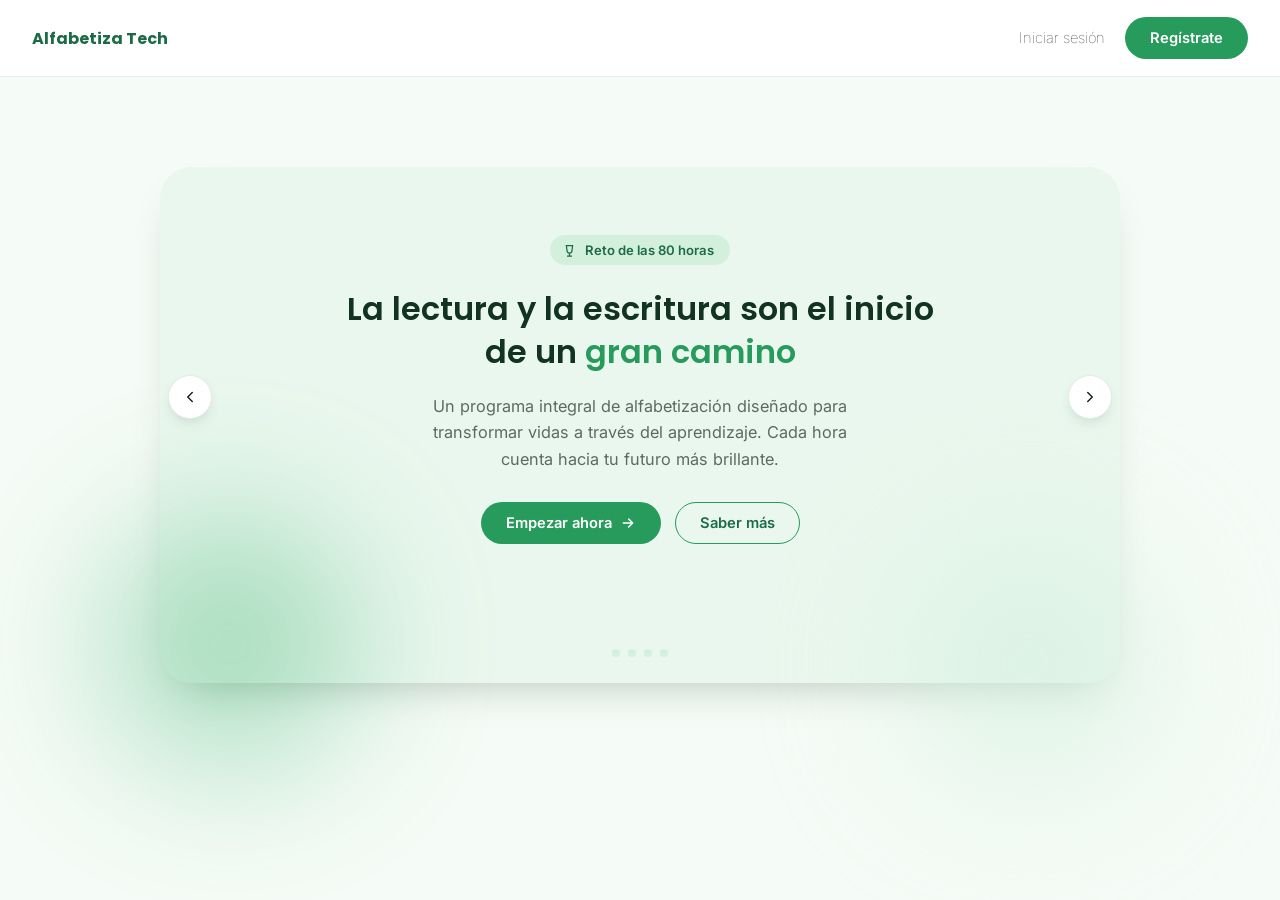
<file: index.html>
<!DOCTYPE html>
<html lang="es">
<head>
<meta charset="UTF-8">
<meta name="viewport" content="width=device-width, initial-scale=1.0">
<title>Alfabetiza Tech — Inicio</title>
<link rel="stylesheet" href="styles.css">
</head>
<body>

  <!-- ============ ENCABEZADO ============ -->
  <header class="site-header">
    <div class="contenedor">
      <a href="index.html" class="logo">Alfabetiza Tech</a>
      <nav class="nav-actions">
        <a href="login.html" class="link-plain">Iniciar sesión</a>
        <a href="register.html" class="btn btn-solid">Regístrate</a>
      </nav>
    </div>
  </header>

  <!-- ============ CARRUSEL (100% CSS, sin JavaScript) ============ -->
  <main class="hero">
    <div class="contenedor">
      <section class="carousel" aria-label="Presentación de Alfabetiza Tech">

        <!-- radios ocultos: controlan qué slide se muestra -->
        <input type="radio" name="slide" id="slide1" class="carousel-radio" checked>
        <input type="radio" name="slide" id="slide2" class="carousel-radio">
        <input type="radio" name="slide" id="slide3" class="carousel-radio">
        <input type="radio" name="slide" id="slide4" class="carousel-radio">

        <div class="carousel-card">
          <div class="blobs"><span class="blob blob-a"></span><span class="blob blob-b"></span></div>

          <div class="slide-track">

            <!-- Slide 1 -->
            <article class="slide" id="panel-1">
              <span class="badge">
                <svg viewBox="0 0 24 24" fill="none" stroke="currentColor" stroke-width="2"><path d="M8 21h8M12 17v4M7 4h10l-1 8a4 4 0 0 1-8 0L7 4Z"/><path d="M5 4h2v3a3 3 0 0 1-3-3 1 1 0 0 1 1-3Z" opacity="0"/></svg>
                Reto de las 80 horas
              </span>
              <h1 class="slide-title">La lectura y la escritura son el inicio de un <span class="acento-verde">gran camino</span></h1>
              <p class="slide-text">Un programa integral de alfabetización diseñado para transformar vidas a través del aprendizaje. Cada hora cuenta hacia tu futuro más brillante.</p>
              <div class="slide-actions">
                <a href="register.html" class="btn btn-solid">Empezar ahora
                  <svg width="16" height="16" viewBox="0 0 24 24" fill="none" stroke="currentColor" stroke-width="2.2"><path d="M5 12h14M13 6l6 6-6 6" stroke-linecap="round" stroke-linejoin="round"/></svg>
                </a>
                <label for="slide3" class="btn btn-outline">Saber más</label>
              </div>
              <label for="slide4" class="arrow arrow-prev" aria-label="Anterior">
                <svg viewBox="0 0 24 24" fill="none" stroke="currentColor" stroke-width="2"><path d="M15 18l-6-6 6-6" stroke-linecap="round" stroke-linejoin="round"/></svg>
              </label>
              <label for="slide2" class="arrow arrow-next" aria-label="Siguiente">
                <svg viewBox="0 0 24 24" fill="none" stroke="currentColor" stroke-width="2"><path d="M9 6l6 6-6 6" stroke-linecap="round" stroke-linejoin="round"/></svg>
              </label>
            </article>

            <!-- Slide 2 -->
            <article class="slide" id="panel-2">
              <span class="badge">
                <svg viewBox="0 0 24 24" fill="none" stroke="currentColor" stroke-width="2"><path d="M12 2v6M12 2c3 3 5 7 5 11a5 5 0 0 1-10 0c0-4 2-8 5-11Z"/><path d="M9 19c-2 1-3 2-3 3M15 19c2 1 3 2 3 3"/></svg>
                Tu futuro empieza aquí
              </span>
              <h1 class="slide-title">No esperes más, cada día es una oportunidad para <span class="acento-verde">crecer y aprender</span></h1>
              <p class="slide-text">Inscríbete en nuestro programa de 80 horas y transforma tu vida a través del aprendizaje.</p>
              <label for="slide1" class="arrow arrow-prev" aria-label="Anterior">
                <svg viewBox="0 0 24 24" fill="none" stroke="currentColor" stroke-width="2"><path d="M15 18l-6-6 6-6" stroke-linecap="round" stroke-linejoin="round"/></svg>
              </label>
              <label for="slide3" class="arrow arrow-next" aria-label="Siguiente">
                <svg viewBox="0 0 24 24" fill="none" stroke="currentColor" stroke-width="2"><path d="M9 6l6 6-6 6" stroke-linecap="round" stroke-linejoin="round"/></svg>
              </label>
            </article>

            <!-- Slide 3 -->
            <article class="slide" id="panel-3">
              <span class="badge">
                <svg viewBox="0 0 24 24" fill="none" stroke="currentColor" stroke-width="2"><path d="M4 19V9M12 19V5M20 19v-7"/></svg>
                Seguimiento en tiempo real
              </span>
              <h1 class="slide-title">Monitorea tu progreso con <span class="acento-verde">total claridad</span></h1>
              <p class="slide-text">Visualiza el avance de tus horas sociales con una tabla detallada, siempre actualizada.</p>
              <label for="slide2" class="arrow arrow-prev" aria-label="Anterior">
                <svg viewBox="0 0 24 24" fill="none" stroke="currentColor" stroke-width="2"><path d="M15 18l-6-6 6-6" stroke-linecap="round" stroke-linejoin="round"/></svg>
              </label>
              <label for="slide4" class="arrow arrow-next" aria-label="Siguiente">
                <svg viewBox="0 0 24 24" fill="none" stroke="currentColor" stroke-width="2"><path d="M9 6l6 6-6 6" stroke-linecap="round" stroke-linejoin="round"/></svg>
              </label>
            </article>

            <!-- Slide 4 (variante ámbar) -->
            <article class="slide slide--ambar" id="panel-4">
              <span class="badge">
                <svg viewBox="0 0 24 24" fill="none" stroke="currentColor" stroke-width="2"><path d="M12 2l2.9 6.6 7.1.7-5.4 4.7 1.6 7-6.2-3.8-6.2 3.8 1.6-7-5.4-4.7 7.1-.7L12 2Z" stroke-linejoin="round"/></svg>
                Experiencia única
              </span>
              <h1 class="slide-title">Una interfaz hecha para <span class="acento-ambar">aprender mejor</span></h1>
              <p class="slide-text">Diseñada de forma clara y fácil de usar, especialmente pensada para estudiantes.</p>
              <label for="slide3" class="arrow arrow-prev" aria-label="Anterior">
                <svg viewBox="0 0 24 24" fill="none" stroke="currentColor" stroke-width="2"><path d="M15 18l-6-6 6-6" stroke-linecap="round" stroke-linejoin="round"/></svg>
              </label>
              <label for="slide1" class="arrow arrow-next" aria-label="Siguiente">
                <svg viewBox="0 0 24 24" fill="none" stroke="currentColor" stroke-width="2"><path d="M9 6l6 6-6 6" stroke-linecap="round" stroke-linejoin="round"/></svg>
              </label>
            </article>

          </div>

          <!-- puntos de navegación -->
          <div class="dots">
            <label for="slide1" class="dot" id="slide-1" aria-label="Ir al slide 1"></label>
            <label for="slide2" class="dot" id="slide-2" aria-label="Ir al slide 2"></label>
            <label for="slide3" class="dot" id="slide-3" aria-label="Ir al slide 3"></label>
            <label for="slide4" class="dot" id="slide-4" aria-label="Ir al slide 4"></label>
          </div>
        </div>
      </section>
    </div>
  </main>

</body>
</html>
</file>
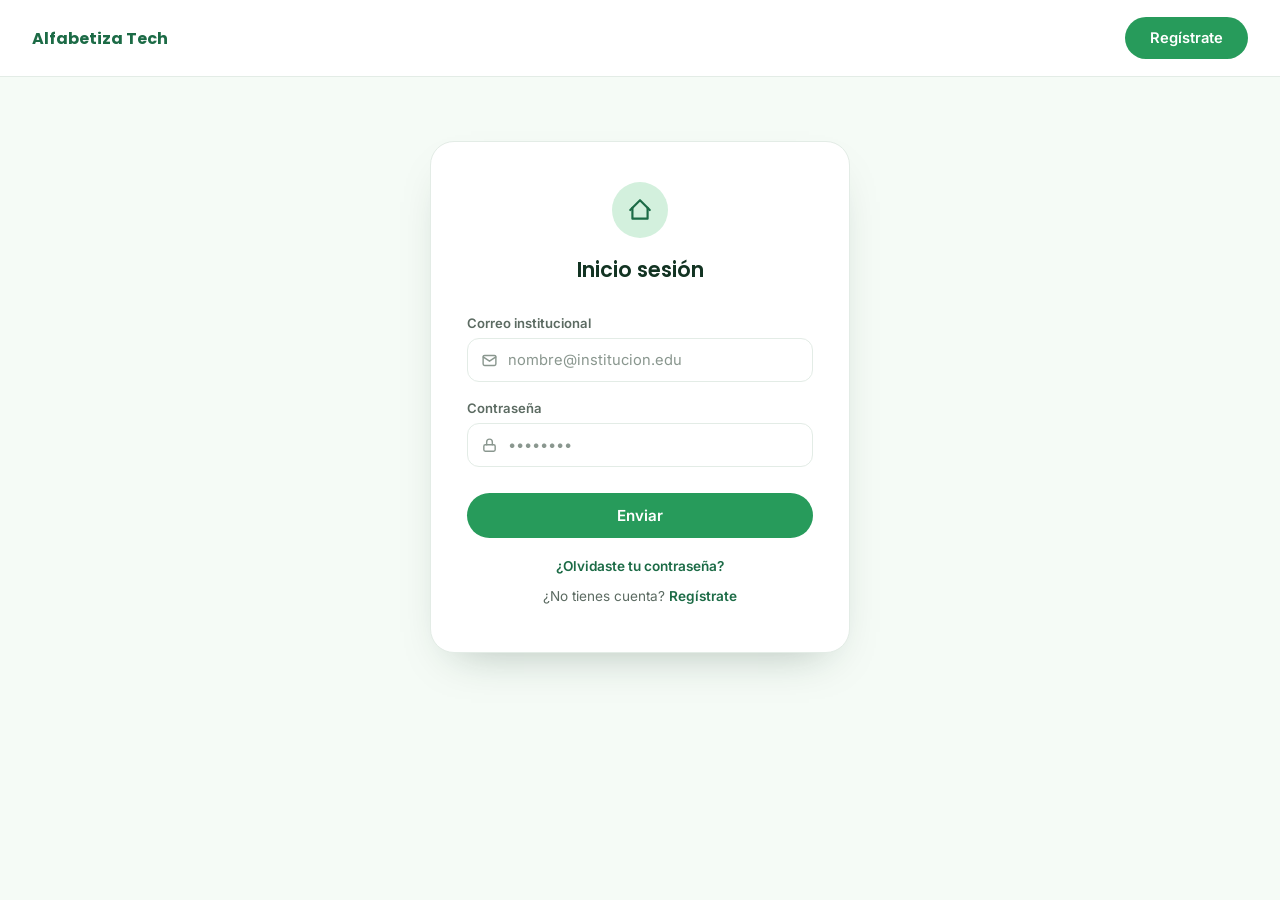
<file: login.html>
<!DOCTYPE html>
<html lang="es">
<head>
<meta charset="UTF-8">
<meta name="viewport" content="width=device-width, initial-scale=1.0">
<title>Alfabetiza Tech — Iniciar sesión</title>
<link rel="stylesheet" href="styles.css">
</head>
<body>

  <!-- ============ ENCABEZADO ============ -->
  <header class="site-header">
    <div class="contenedor">
      <a href="index.html" class="logo">Alfabetiza Tech</a>
      <nav class="nav-actions">
        <a href="register.html" class="btn btn-solid">Regístrate</a>
      </nav>
    </div>
  </header>

  <!-- ============ FORMULARIO DE INICIO DE SESIÓN ============ -->
  <main class="auth-main">
    <div class="auth-card">

      <div class="auth-icon">
        <svg viewBox="0 0 24 24" fill="none" stroke="currentColor" stroke-width="2"><path d="M3 12l9-9 9 9" stroke-linecap="round" stroke-linejoin="round"/><path d="M5 10v10h14V10" stroke-linecap="round" stroke-linejoin="round"/></svg>
      </div>
      <h1 class="auth-title">Inicio sesión</h1>

      <form action="#" method="post">

        <div class="campo">
          <label for="correo">Correo institucional</label>
          <div class="campo-control">
            <svg viewBox="0 0 24 24" fill="none" stroke="currentColor" stroke-width="2"><rect x="3" y="5" width="18" height="14" rx="2"/><path d="M3 7l9 6 9-6" stroke-linecap="round" stroke-linejoin="round"/></svg>
            <input type="email" id="correo" name="correo" placeholder="nombre@institucion.edu" required>
          </div>
        </div>

        <div class="campo">
          <label for="contrasena">Contraseña</label>
          <div class="campo-control">
            <svg viewBox="0 0 24 24" fill="none" stroke="currentColor" stroke-width="2"><rect x="4" y="11" width="16" height="9" rx="2"/><path d="M8 11V7a4 4 0 0 1 8 0v4" stroke-linecap="round"/></svg>
            <input type="password" id="contrasena" name="contrasena" placeholder="••••••••" required>
          </div>
        </div>

        <button type="submit" class="btn-enviar">Enviar</button>
      </form>

      <a href="#" class="auth-enlace">¿Olvidaste tu contraseña?</a>
      <p class="auth-enlace-secundario">¿No tienes cuenta? <a href="register.html">Regístrate</a></p>
    </div>
  </main>

</body>
</html>
</file>
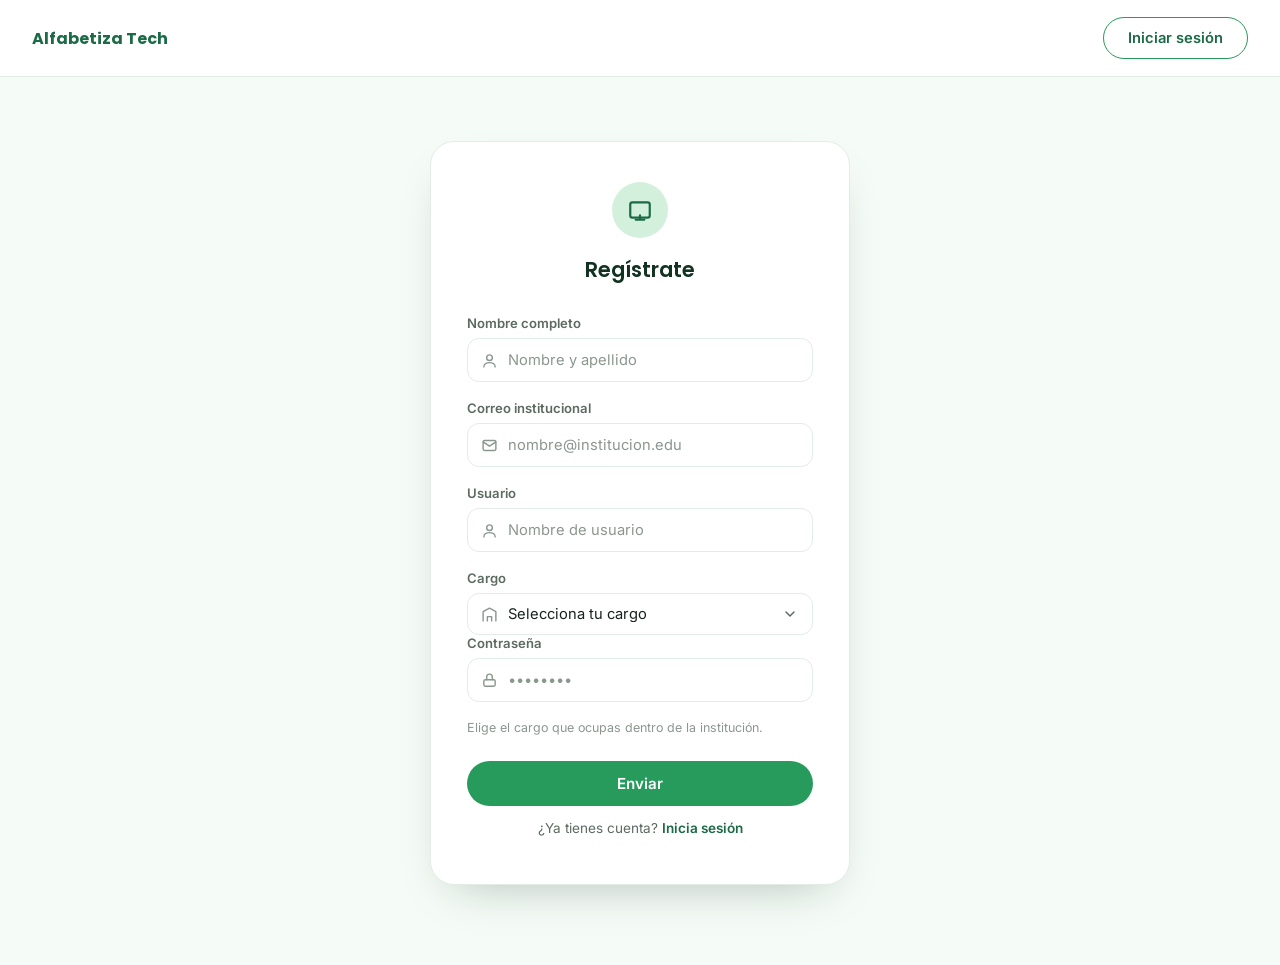
<file: register.html>
<!DOCTYPE html>
<html lang="es">
<head>
<meta charset="UTF-8">
<meta name="viewport" content="width=device-width, initial-scale=1.0">
<title>Alfabetiza Tech — Regístrate</title>
<link rel="stylesheet" href="styles.css">
</head>
<body>

  <!-- ============ ENCABEZADO ============ -->
  <header class="site-header">
    <div class="contenedor">
      <a href="index.html" class="logo">Alfabetiza Tech</a>
      <nav class="nav-actions">
        <a href="login.html" class="btn btn-outline">Iniciar sesión</a>
      </nav>
    </div>
  </header>

  <!-- ============ FORMULARIO DE REGISTRO ============ -->
  <main class="auth-main">
    <div class="auth-card">

      <div class="auth-icon">
        <svg viewBox="0 0 24 24" fill="none" stroke="currentColor" stroke-width="2"><rect x="3" y="5" width="18" height="14" rx="2"/><path d="M8 21h8M12 17v4" stroke-linecap="round"/></svg>
      </div>
      <h1 class="auth-title">Regístrate</h1>

      <form action="#" method="post">

        <div class="campo">
          <label for="nombre">Nombre completo</label>
          <div class="campo-control">
            <svg viewBox="0 0 24 24" fill="none" stroke="currentColor" stroke-width="2"><circle cx="12" cy="8" r="4"/><path d="M4 21c0-4 4-6 8-6s8 2 8 6" stroke-linecap="round"/></svg>
            <input type="text" id="nombre" name="nombre" placeholder="Nombre y apellido" required>
          </div>
        </div>

        <div class="campo">
          <label for="correo">Correo institucional</label>
          <div class="campo-control">
            <svg viewBox="0 0 24 24" fill="none" stroke="currentColor" stroke-width="2"><rect x="3" y="5" width="18" height="14" rx="2"/><path d="M3 7l9 6 9-6" stroke-linecap="round" stroke-linejoin="round"/></svg>
            <input type="email" id="correo" name="correo" placeholder="nombre@institucion.edu" required>
          </div>
        </div>

        <div class="campo">
          <label for="usuario">Usuario</label>
          <div class="campo-control">
            <svg viewBox="0 0 24 24" fill="none" stroke="currentColor" stroke-width="2"><circle cx="12" cy="8" r="4"/><path d="M4 21c0-4 4-6 8-6s8 2 8 6" stroke-linecap="round"/></svg>
            <input type="text" id="usuario" name="usuario" placeholder="Nombre de usuario" required>
          </div>
        </div>

        <!-- Menú desplegable de cargo institucional -->
        <div class="campo">
          <label for="cargo">Cargo</label>
          <div class="campo-control">
            <svg viewBox="0 0 24 24" fill="none" stroke="currentColor" stroke-width="2"><path d="M3 21V8l9-5 9 5v13" stroke-linecap="round" stroke-linejoin="round"/><path d="M9 21v-6h6v6" stroke-linecap="round" stroke-linejoin="round"/></svg>
            <select id="cargo" name="cargo" required>
              <option value="" selected disabled>Selecciona tu cargo</option>
              <option value="coordinador">Coordinador/a</option>
              <option value="rector">Rector/a</option>
              <option value="secretaria">Secretario/a</option>
              <option value="docente">Docente</option>
              <option value="Etudiante">Estudiante</option>
              <option value="Otro Cargo">Otro cargo</option>
            </select>
          </div>
 
          
          <div class="campo">
          <label for="contrasena">Contraseña</label>
          <div class="campo-control">
            <svg viewBox="0 0 24 24" fill="none" stroke="currentColor" stroke-width="2"><rect x="4" y="11" width="16" height="9" rx="2"/><path d="M8 11V7a4 4 0 0 1 8 0v4" stroke-linecap="round"/></svg>
            <input type="password" id="contrasena" name="contrasena" placeholder="••••••••" required>
          </div>
        </div>

          <p class="campo-ayuda">Elige el cargo que ocupas dentro de la institución.</p>
        </div>

        <button type="submit" class="btn-enviar">Enviar</button>
      </form>

      <p class="auth-enlace-secundario">¿Ya tienes cuenta? <a href="login.html">Inicia sesión</a></p>
    </div>
  </main>

</body>
</html>
</file>
<file: styles.css>
/* =========================================================
   Alfabetiza Tech — hoja de estilos única
   Usada por: index.html, register.html, login.html
   ========================================================= */

@import url('https://fonts.googleapis.com/css2?family=Poppins:wght@500;600;700&family=Inter:wght@400;500;600&display=swap');

:root{
  /* paleta verde (marca) */
  --verde-950:#123322;
  --verde-800:#1c6b46;
  --verde-600:#279b5b;
  --verde-500:#2fae66;
  --verde-200:#d3f0dd;
  --verde-100:#eaf7ee;
  --verde-50:#f5fbf6;

  /* paleta ámbar (slide 4 / acentos alternos) */
  --ambar-700:#a9700e;
  --ambar-500:#c98a2e;
  --ambar-200:#f0dcb3;
  --ambar-100:#faf1e0;

  /* neutros */
  --texto-950:#16241c;
  --texto-600:#5c6b62;
  --texto-400:#8a978f;
  --borde:#e3ece6;
  --blanco:#ffffff;

  --radio-pill:999px;
  --radio-lg:22px;
  --radio-md:14px;
  --sombra-card:0 20px 45px -25px rgba(18,51,34,.35);

  --fuente-titulo:'Poppins', 'Inter', sans-serif;
  --fuente-texto:'Inter', sans-serif;
}

*,*::before,*::after{ box-sizing:border-box; }

html,body{
  margin:0;
  padding:0;
  font-family:var(--fuente-texto);
  color:var(--texto-950);
  background:var(--verde-50);
  -webkit-font-smoothing:antialiased;
}

img,svg{ display:block; max-width:100%; }

a{ color:inherit; text-decoration:none; }

button, input, select{ font-family:inherit; }

.contenedor{
  max-width:1080px;
  margin:0 auto;
  padding:0 32px;
}

/* ---------------------------------------------------------
   Encabezado (compartido por las 3 páginas)
   --------------------------------------------------------- */
.site-header{
  border-bottom:1px solid var(--borde);
  background:var(--blanco);
}

.site-header .contenedor{
  display:flex;
  align-items:center;
  justify-content:space-between;
  height:76px;
  max-width:10000px;
  padding:0 clampclamp(24px, 9vw, 140px);/*centrar los elementos del banner*/
}

.logo{
  font-family:var(--fuente-titulo);
  font-weight:700;
  font: size 0.1rem;
  color:var(--verde-800);
  letter-spacing:  spacing -0.01em;
  transition:opacity .2s ease;
}
.logo:hover{ opacity:.75; }

.nav-actions{/*boton de sesion como centrarlo*/
 display: flex;
  align-items:center;
  gap:20px;
}

.link-plain{
  font-size:.92rem;
  font-weight:100;
  color:var(--texto-950);
}
.link-plain:hover{ color:var(--verde-800); }

.btn{
  display:inline-flex;
  align-items:center;
  justify-content:center;
  gap:8px;
  padding:11px 24px;
  border-radius:var(--radio-pill);
  font-size:.92rem;
  font-weight:600;
  border:1.5px solid transparent;
  cursor:pointer;
  transition:transform .15s ease, box-shadow .15s ease, background .2s ease;
}
.btn:active{ transform:scale(.97); }

.btn-solid{
  background:var(--verde-600);
  color:var(--blanco);
}
.btn-solid:hover{ background:var(--verde-800); }

.btn-outline{
  background:transparent;
  border-color:var(--verde-600);
  color:var(--verde-800);
}
.btn-outline:hover{ background:var(--verde-100); }

.btn-ghost{
  background:var(--verde-100);
  color:var(--texto-950);
  border-color:var(--verde-100);
}
.btn-ghost:hover{ background:var(--verde-200); }

/* ---------------------------------------------------------
   Sección hero / carrusel (index.html)
   --------------------------------------------------------- */
.hero{
  min-height:calc(100px - 100px);
  display:flex;
  align-items:center;
  padding:90px 20px;/*para centrar el carrusel,(el recuadro)*/
}

.carousel{
  max-width:960px;
  width: 2000px;/*Ancho del carrusel*/
  margin:0 auto;
  position:relative;
}

/* radios que controlan el slide activo — sin JavaScript */
.carousel-radio{
  position:absolute;
  opacity:0;
  pointer-events:none;
}

.carousel-card{
  position: 200;
  overflow:hidden;
  background:var(--verde-100);
  border:200px solid var(--verde-10000);
  border-radius:32px;
  box-shadow:var(--sombra-card);
}

/* manchas decorativas de fondo, cambian de tono según el slide activo */
.blobs{ position:absolute; inset:0; z-index:0; }
.blob{
  position:absolute;
  width:260px;
  height:260px;
  border-radius:50%;
  filter:blur(70px);
  background:var(--verde-500);
  opacity:.35;
  transition:background .2s ease;
}
.blob-a{ left:-60px; bottom:-90px; }
.blob-b{ right:-40px; bottom:-110px; background:var(--verde-200); opacity:.6; }

#slide4:checked ~ .carousel-card .blob-a,
#slide4:checked ~ .carousel-card .blob-b{
  background:var(--ambar-500);
}

.slide-track{
  position:relative;
  z-index:1;
  min-height:460px;
}

.slide{
  position:absolute;
  inset:0;
  display:flex;
  flex-direction:column;
  align-items:center;
  text-align:center;
  padding:68px 80px 54px;
  opacity:0;
  visibility:hidden;
  transition:opacity .45s ease;
}

#slide1:checked ~ .carousel-card .slide-track #panel-1,
#slide2:checked ~ .carousel-card .slide-track #panel-2,
#slide3:checked ~ .carousel-card .slide-track #panel-3,
#slide4:checked ~ .carousel-card .slide-track #panel-4{
  opacity:1;
  visibility:visible;
  z-index:2;
}

.badge{
  display:inline-flex;
  align-items:center;
  gap:8px;
  padding:7px 16px 7px 12px;
  border-radius:var(--radio-pill);
  background:var(--verde-200);
  color:var(--verde-800);
  font-size:.82rem;
  font-weight:600;
  margin-bottom:22px;
}
.badge svg{ width:15px; height:15px; }

.slide--ambar .badge{
  background:var(--ambar-200);
  color:var(--ambar-700);
}

.slide-title{
  font-family:var(--fuente-titulo);
  font-size:2rem;
  line-height:1.35;
  font-weight:600;
  color:var(--verde-950);
  max-width:28ch;
  margin:0 0 20px;
}

.slide--ambar .slide-title{ color:var(--texto-950); }

.acento-verde{ color:var(--verde-600); }
.acento-ambar{ color:var(--ambar-500); }

.slide-text{
  font-size:1.02rem;
  line-height:1.6;
  color:var(--texto-600);
  max-width:42ch;
  margin:0;
}

.slide-actions{
  display:flex;
  align-items:center;
  gap:14px;
  margin-top:30px;
}

.arrow{
  position:absolute;
  top:50%;
  transform:translateY(-50%);/* ← las centra verticalmente en el recuadro */
  width:44px;  /* ← ancho del círculo blanco */
  height:44px;  /* ← tamaño del círculo blanco */
  border-radius:50%;
  background:var(--blanco);
  border:1px solid var(--borde);
  display:flex;
  align-items:center;
  justify-content:center;
  cursor:pointer;
  z-index:3;
  box-shadow:0 6px 16px -8px rgba(18,51,34,.3);
  transition:background .2s ease;
}
/*botones de el carrusel*/
.arrow:hover{ background:var(--verde-100); }
.arrow-prev{ left:8px; } /* ← qué tanto sobresale la flecha izquierda del borde */
.arrow-next{ right:8px; }/* ← qué tanto sobresale la flecha derecha del borde */
.arrow svg{ width:18px; height:18px; }

.dots{
  position:relative;
  z-index:2;
  display:flex;
  justify-content:center;
  align-items:center;
  gap:8px;
  padding:22px 0 26px;
}

.dot{
  width:8px;
  height:8px;
  border-radius:var(--radio-pill);
  background:var(--verde-200);
  cursor:pointer;
  transition:width .3s ease, background .3s ease;
}

#slide1:checked ~ .dots label[for="slide1"],
#slide2:checked ~ .dots label[for="slide2"],
#slide3:checked ~ .dots label[for="slide3"]{
  width:26px;
  background:var(--verde-600);
}
#slide4:checked ~ .dots label[for="slide4"]{
  width:26px;
  background:var(--ambar-500);
}

/* ---------------------------------------------------------
   Páginas de autenticación (register.html / login.html)
   --------------------------------------------------------- */
.auth-main{
  display:flex;
  justify-content:center;
  padding:64px 20px 80px;
}

.auth-card{
  width:100%;
  max-width:420px;
  background:var(--blanco);
  border:1px solid var(--borde);
  border-radius:24px;
  padding:40px 36px 34px;
  box-shadow:var(--sombra-card);
}

.auth-icon{
  width:56px;
  height:56px;
  border-radius:50%;
  background:var(--verde-200);
  display:flex;
  align-items:center;
  justify-content:center;
  margin:0 auto 16px;
}
.auth-icon svg{ width:26px; height:26px; color:var(--verde-800); }

.auth-title{
  font-family:var(--fuente-titulo);
  font-weight:600;
  font-size:1.3rem;
  text-align:center;
  color:var(--verde-950);
  margin:0 0 30px;
}

.campo{
  margin-bottom:18px;
}

.campo label{
  display:block;
  font-size:.82rem;
  font-weight:600;
  color:var(--texto-600);
  margin-bottom:7px;
}

.campo-control{
  position:relative;
  display:flex;
  align-items:center;
}

.campo-control svg{
  position:absolute;
  left:14px;
  width:17px;
  height:17px;
  color:var(--texto-400);
  pointer-events:none;
}

.campo-control input,
.campo-control select{
  width:100%;
  padding:12px 14px 12px 40px;
  border:1px solid var(--borde);
  border-radius:12px;
  font-size:.92rem;
  color:var(--texto-950);
  background:var(--blanco);
  transition:border-color .2s ease, box-shadow .2s ease;
  appearance:none;
  -webkit-appearance:none;
}

.campo-control input::placeholder{ color:var(--texto-400); }

.campo-control input:focus,
.campo-control select:focus{
  outline:none;
  border-color:var(--verde-500);
  box-shadow:0 0 0 3px var(--verde-100);
}

/* flecha del menú desplegable de cargo */
.campo-control select{
  padding-right:36px;
  background-image:url("data:image/svg+xml;utf8,<svg xmlns='http://www.w3.org/2000/svg' viewBox='0 0 20 20' fill='none' stroke='%235c6b62' stroke-width='1.8'><path d='M5 7.5l5 5 5-5' stroke-linecap='round' stroke-linejoin='round'/></svg>");
  background-repeat:no-repeat;
  background-position:right 14px center;
  background-size:16px;
  cursor:pointer;
}

.campo-ayuda{
  font-size:.78rem;
  color:var(--texto-400);
  margin-top:6px;
}

.btn-enviar{
  width:100%;
  padding:13px;
  margin-top:8px;
  border:none;
  border-radius:var(--radio-pill);
  background:var(--verde-600);
  color:var(--blanco);
  font-size:.95rem;
  font-weight:600;
  cursor:pointer;
  transition:background .2s ease, transform .15s ease;
}
.btn-enviar:hover{ background:var(--verde-800); }
.btn-enviar:active{ transform:scale(.98); }

.auth-enlace{
  display:block;
  text-align:center;
  font-size:.85rem;
  font-weight:600;
  color:var(--verde-800);
  margin-top:20px;
}
.auth-enlace:hover{ text-decoration:underline; }

.auth-enlace-secundario{
  display:block;
  text-align:center;
  font-size:.85rem;
  color:var(--texto-600);
  margin-top:14px;
}
.auth-enlace-secundario a{
  color:var(--verde-800);
  font-weight:600;
}
.auth-enlace-secundario a:hover{ text-decoration:underline; }

/* ---------------------------------------------------------
   Accesibilidad / foco de teclado
   --------------------------------------------------------- */
a:focus-visible,
button:focus-visible,
label.arrow:focus-visible,
label.dot:focus-visible{
  outline:2px solid var(--verde-600);
  outline-offset:2px;
}

@media (prefers-reduced-motion:reduce){
  *{ transition:none !important; }
}

/* ---------------------------------------------------------
   Responsivo
   --------------------------------------------------------- */
@media (max-width:640px){
  .site-header .contenedor{ padding:0 20px; }
  .hero{ min-height:auto; padding:36px 0 56px; }
  .carousel{ padding:0 8px; }
  .slide-track{ min-height:420px; }
  .slide{ padding:52px 26px 36px; }
  .slide-title{ font-size:1.35rem; }
  .slide-text{ font-size:.95rem; }
  .arrow{ width:36px; height:36px; }
  .arrow-prev{ left:2px; }
  .arrow-next{ right:2px; }
  .slide-actions{ flex-direction:column; width:100%; }
  .slide-actions .btn{ width:100%; }
  .auth-card{ padding:30px 22px 26px; }
}
</file>
